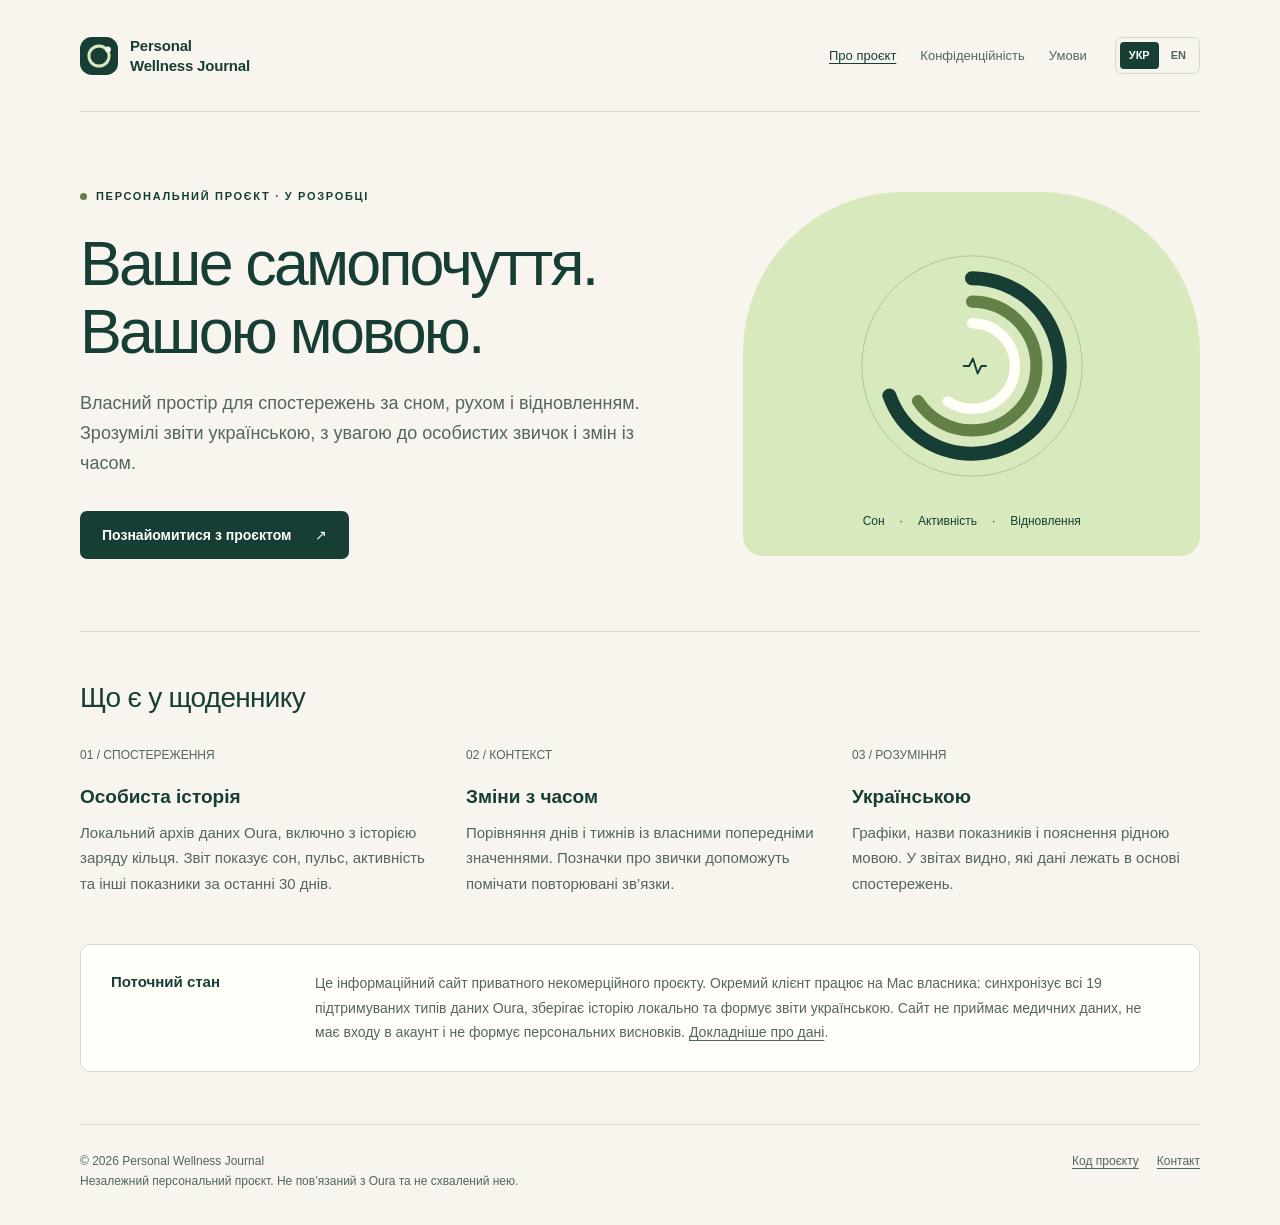
<file: docs/index.html>
<!doctype html>
<html lang="uk">
<head>
  <meta charset="utf-8">
  <meta name="viewport" content="width=device-width, initial-scale=1">
  <meta name="description" content="Personal Wellness Journal — персональний проєкт для аналізу сну, активності та відновлення зі звітами українською.">
  <meta name="theme-color" content="#f7f5ed">
  <meta name="referrer" content="strict-origin-when-cross-origin">
  <title>Personal Wellness Journal — самопочуття вашою мовою</title>
  <link rel="icon" href="favicon.svg" type="image/svg+xml">
  <link rel="stylesheet" href="style.css">
  <link rel="alternate" hreflang="uk" href="https://fedak.github.io/personal-wellness-journal/">
  <link rel="alternate" hreflang="en" href="https://fedak.github.io/personal-wellness-journal/en/">
</head>
<body>
  <a class="skip-link" href="#main">Перейти до вмісту</a>
  <div class="wrap">
    <header class="header">
      <a class="brand" href="./" aria-label="Personal Wellness Journal — головна"><img src="favicon.svg" alt="" width="38" height="38"><span>Personal<br>Wellness Journal</span></a>
      <nav class="nav" aria-label="Основна навігація">
        <a href="./" aria-current="page">Про проєкт</a>
        <a href="privacy.html">Конфіденційність</a>
        <a href="terms.html">Умови</a>
      </nav>
      <nav class="language-switch" aria-label="Мова сайту">
        <a href="./" lang="uk" hreflang="uk" aria-label="Українська" aria-current="true">УКР</a>
        <a href="en/" lang="en" hreflang="en" aria-label="English">EN</a>
      </nav>
    </header>
    <main id="main">
      <section class="hero" aria-labelledby="hero-title">
        <div>
          <p class="eyebrow"><span class="dot" aria-hidden="true"></span>Персональний проєкт · У розробці</p>
          <h1 id="hero-title">Ваше самопочуття.<br>Вашою мовою.</h1>
          <p class="lead">Власний простір для спостережень за сном, рухом і відновленням. Зрозумілі звіти українською, з увагою до особистих звичок і змін із часом.</p>
          <a class="button" href="#about">Познайомитися з проєктом <span aria-hidden="true">↗</span></a>
        </div>
        <div class="visual" aria-hidden="true">
          <svg viewBox="0 0 300 300" fill="none" xmlns="http://www.w3.org/2000/svg">
            <circle cx="150" cy="150" r="118" stroke="#aec38f" stroke-width="1"/>
            <circle cx="150" cy="150" r="94" stroke="#173e35" stroke-width="15" stroke-dasharray="410 181" stroke-linecap="round" transform="rotate(-90 150 150)"/>
            <circle cx="150" cy="150" r="69" stroke="#638046" stroke-width="13" stroke-dasharray="285 149" stroke-linecap="round" transform="rotate(-90 150 150)"/>
            <circle cx="150" cy="150" r="46" stroke="#fffef9" stroke-width="11" stroke-dasharray="172 117" stroke-linecap="round" transform="rotate(-90 150 150)"/>
            <path d="M141 150h6l4-8 5 16 4-8h5" stroke="#173e35" stroke-width="2" stroke-linecap="round" stroke-linejoin="round"/>
          </svg>
          <div class="visual-caption"><span>Сон</span><span>Активність</span><span>Відновлення</span></div>
        </div>
      </section>
      <section class="section" id="about" aria-labelledby="about-title">
        <h2 class="section-heading" id="about-title">Що є у щоденнику</h2>
        <div class="features">
          <article><span class="feature-number">01 / СПОСТЕРЕЖЕННЯ</span><h3>Особиста історія</h3><p>Локальний архів даних Oura, включно з історією заряду кільця. Звіт показує сон, пульс, активність та інші показники за останні 30 днів.</p></article>
          <article><span class="feature-number">02 / КОНТЕКСТ</span><h3>Зміни з часом</h3><p>Порівняння днів і тижнів із власними попередніми значеннями. Позначки про звички допоможуть помічати повторювані зв’язки.</p></article>
          <article><span class="feature-number">03 / РОЗУМІННЯ</span><h3>Українською</h3><p>Графіки, назви показників і пояснення рідною мовою. У звітах видно, які дані лежать в основі спостережень.</p></article>
        </div>
      </section>
      <aside class="notice" aria-labelledby="status-title">
        <h2 id="status-title">Поточний стан</h2>
        <p>Це інформаційний сайт приватного некомерційного проєкту. Окремий клієнт працює на Mac власника: синхронізує всі 19 підтримуваних типів даних Oura, зберігає історію локально та формує звіти українською. Сайт не приймає медичних даних, не має входу в акаунт і не формує персональних висновків. <a href="privacy.html">Докладніше про дані</a>.</p>
      </aside>
    </main>
    <footer class="footer">
      <p>© 2026 Personal Wellness Journal<br>Незалежний персональний проєкт. Не пов’язаний з Oura та не схвалений нею.</p>
      <div class="footer-links"><a href="https://github.com/fedak/personal-wellness-journal">Код проєкту</a><a href="https://github.com/fedak/personal-wellness-journal/issues">Контакт</a></div>
    </footer>
  </div>
</body>
</html>
</file>
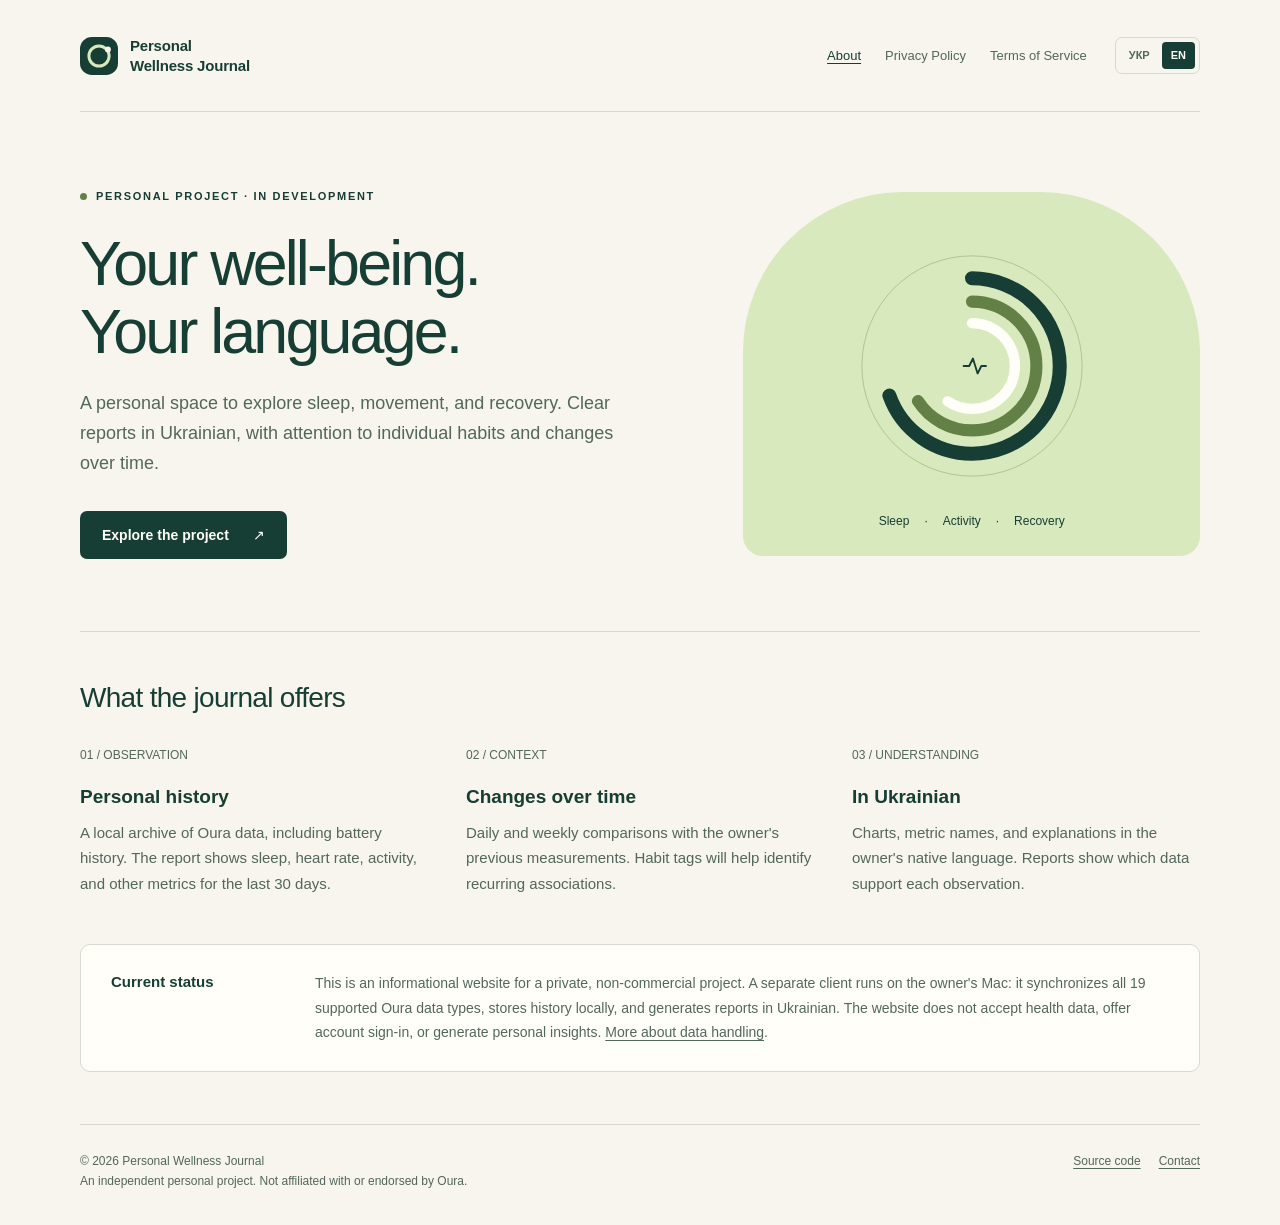
<file: docs/en/index.html>
<!doctype html>
<html lang="en">
<head>
  <meta charset="utf-8">
  <meta name="viewport" content="width=device-width, initial-scale=1">
  <meta name="description" content="Personal Wellness Journal — a personal project for exploring sleep, activity, and recovery data, with reports in Ukrainian.">
  <meta name="theme-color" content="#f7f5ed">
  <meta name="referrer" content="strict-origin-when-cross-origin">
  <title>Personal Wellness Journal — well-being in your language</title>
  <link rel="icon" href="../favicon.svg" type="image/svg+xml">
  <link rel="stylesheet" href="../style.css">
  <link rel="alternate" hreflang="uk" href="https://fedak.github.io/personal-wellness-journal/">
  <link rel="alternate" hreflang="en" href="https://fedak.github.io/personal-wellness-journal/en/">
</head>
<body>
  <a class="skip-link" href="#main">Skip to content</a>
  <div class="wrap">
    <header class="header">
      <a class="brand" href="./" aria-label="Personal Wellness Journal — home"><img src="../favicon.svg" alt="" width="38" height="38"><span>Personal<br>Wellness Journal</span></a>
      <nav class="nav" aria-label="Main navigation">
        <a href="./" aria-current="page">About</a>
        <a href="privacy.html">Privacy Policy</a>
        <a href="terms.html">Terms of Service</a>
      </nav>
      <nav class="language-switch" aria-label="Website language">
        <a href="../" lang="uk" hreflang="uk" aria-label="Українська">УКР</a>
        <a href="./" lang="en" hreflang="en" aria-label="English" aria-current="true">EN</a>
      </nav>
    </header>
    <main id="main">
      <section class="hero" aria-labelledby="hero-title">
        <div>
          <p class="eyebrow"><span class="dot" aria-hidden="true"></span>Personal project · In development</p>
          <h1 id="hero-title">Your well-being.<br>Your language.</h1>
          <p class="lead">A personal space to explore sleep, movement, and recovery. Clear reports in Ukrainian, with attention to individual habits and changes over time.</p>
          <a class="button" href="#about">Explore the project <span aria-hidden="true">↗</span></a>
        </div>
        <div class="visual" aria-hidden="true">
          <svg viewBox="0 0 300 300" fill="none" xmlns="http://www.w3.org/2000/svg">
            <circle cx="150" cy="150" r="118" stroke="#aec38f" stroke-width="1"/>
            <circle cx="150" cy="150" r="94" stroke="#173e35" stroke-width="15" stroke-dasharray="410 181" stroke-linecap="round" transform="rotate(-90 150 150)"/>
            <circle cx="150" cy="150" r="69" stroke="#638046" stroke-width="13" stroke-dasharray="285 149" stroke-linecap="round" transform="rotate(-90 150 150)"/>
            <circle cx="150" cy="150" r="46" stroke="#fffef9" stroke-width="11" stroke-dasharray="172 117" stroke-linecap="round" transform="rotate(-90 150 150)"/>
            <path d="M141 150h6l4-8 5 16 4-8h5" stroke="#173e35" stroke-width="2" stroke-linecap="round" stroke-linejoin="round"/>
          </svg>
          <div class="visual-caption"><span>Sleep</span><span>Activity</span><span>Recovery</span></div>
        </div>
      </section>
      <section class="section" id="about" aria-labelledby="about-title">
        <h2 class="section-heading" id="about-title">What the journal offers</h2>
        <div class="features">
          <article><span class="feature-number">01 / OBSERVATION</span><h3>Personal history</h3><p>A local archive of Oura data, including battery history. The report shows sleep, heart rate, activity, and other metrics for the last 30 days.</p></article>
          <article><span class="feature-number">02 / CONTEXT</span><h3>Changes over time</h3><p>Daily and weekly comparisons with the owner's previous measurements. Habit tags will help identify recurring associations.</p></article>
          <article><span class="feature-number">03 / UNDERSTANDING</span><h3>In Ukrainian</h3><p>Charts, metric names, and explanations in the owner's native language. Reports show which data support each observation.</p></article>
        </div>
      </section>
      <aside class="notice" aria-labelledby="status-title">
        <h2 id="status-title">Current status</h2>
        <p>This is an informational website for a private, non-commercial project. A separate client runs on the owner's Mac: it synchronizes all 19 supported Oura data types, stores history locally, and generates reports in Ukrainian. The website does not accept health data, offer account sign-in, or generate personal insights. <a href="privacy.html">More about data handling</a>.</p>
      </aside>
    </main>
    <footer class="footer">
      <p>© 2026 Personal Wellness Journal<br>An independent personal project. Not affiliated with or endorsed by Oura.</p>
      <div class="footer-links"><a href="https://github.com/fedak/personal-wellness-journal">Source code</a><a href="https://github.com/fedak/personal-wellness-journal/issues">Contact</a></div>
    </footer>
  </div>
</body>
</html>
</file>
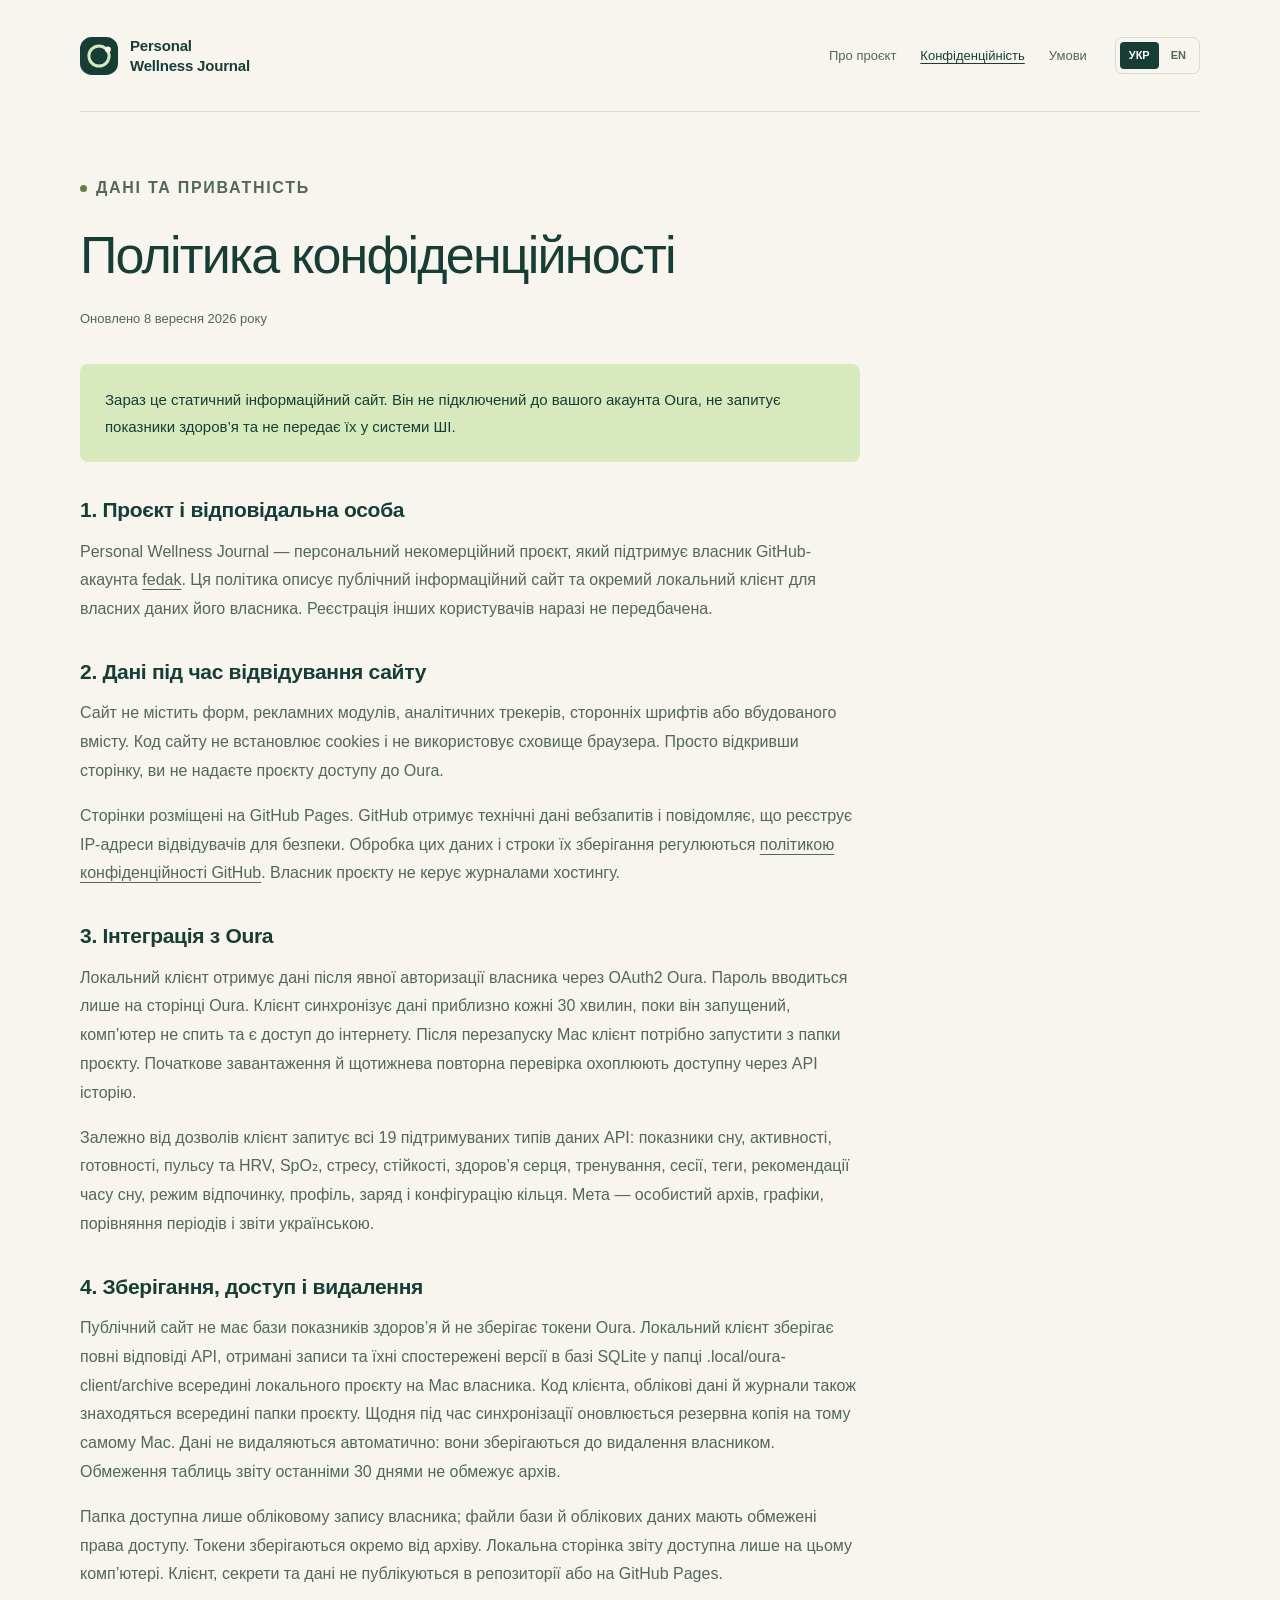
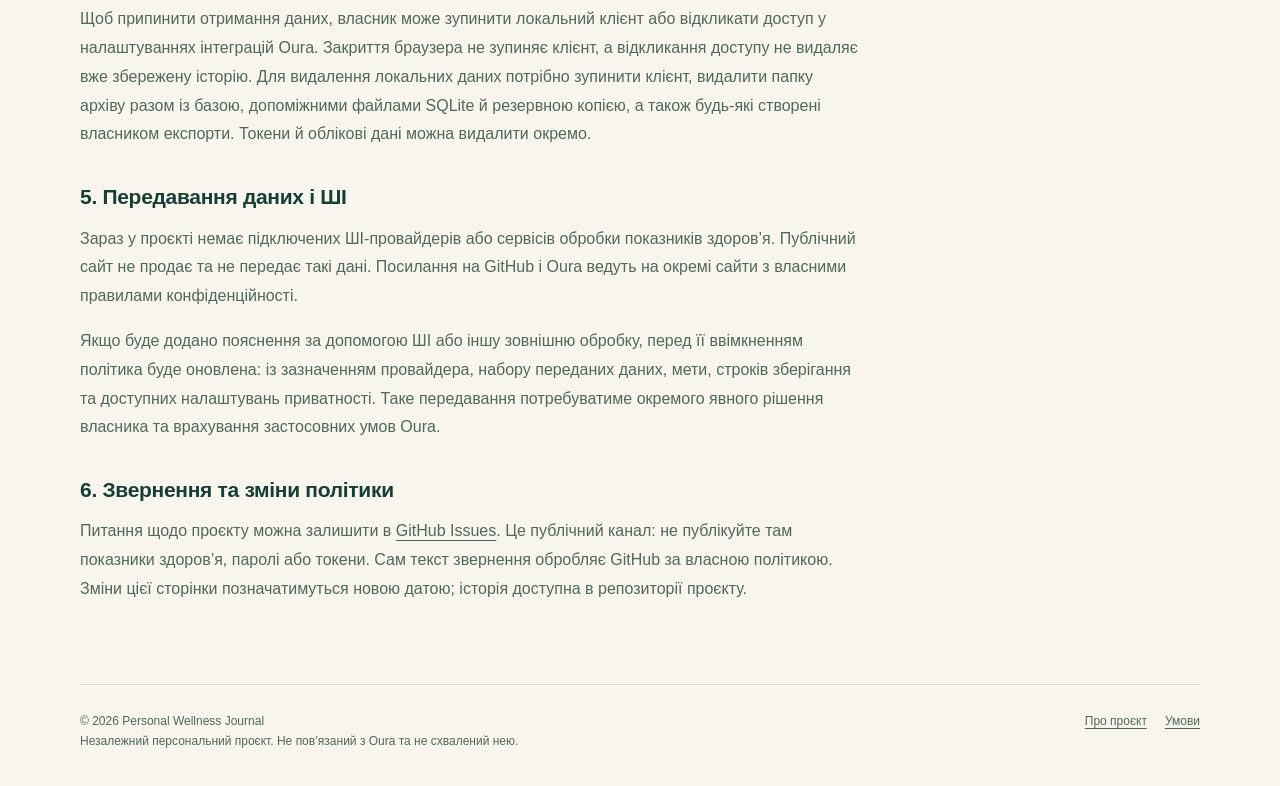
<file: docs/privacy.html>
<!doctype html>
<html lang="uk">
<head>
  <meta charset="utf-8">
  <meta name="viewport" content="width=device-width, initial-scale=1">
  <meta name="description" content="Як Personal Wellness Journal працює з даними відвідувачів і як локально зберігаються особисті дані Oura.">
  <meta name="theme-color" content="#f7f5ed">
  <meta name="referrer" content="strict-origin-when-cross-origin">
  <title>Конфіденційність — Personal Wellness Journal</title>
  <link rel="icon" href="favicon.svg" type="image/svg+xml">
  <link rel="stylesheet" href="style.css">
  <link rel="alternate" hreflang="uk" href="https://fedak.github.io/personal-wellness-journal/privacy.html">
  <link rel="alternate" hreflang="en" href="https://fedak.github.io/personal-wellness-journal/en/privacy.html">
</head>
<body>
  <a class="skip-link" href="#main">Перейти до вмісту</a>
  <div class="wrap">
    <header class="header">
      <a class="brand" href="./" aria-label="Personal Wellness Journal — головна"><img src="favicon.svg" alt="" width="38" height="38"><span>Personal<br>Wellness Journal</span></a>
      <nav class="nav" aria-label="Основна навігація"><a href="./">Про проєкт</a><a href="privacy.html" aria-current="page">Конфіденційність</a><a href="terms.html">Умови</a></nav>
      <nav class="language-switch" aria-label="Мова сайту">
        <a href="privacy.html" lang="uk" hreflang="uk" aria-label="Українська" aria-current="true">УКР</a>
        <a href="en/privacy.html" lang="en" hreflang="en" aria-label="English">EN</a>
      </nav>
    </header>
    <main id="main" class="document">
      <p class="eyebrow"><span class="dot" aria-hidden="true"></span>Дані та приватність</p>
      <h1>Політика конфіденційності</h1>
      <p class="updated">Оновлено <time datetime="2026-09-08">8 вересня 2026 року</time></p>
      <div class="summary"><p>Зараз це статичний інформаційний сайт. Він не підключений до вашого акаунта Oura, не запитує показники здоров’я та не передає їх у системи ШІ.</p></div>
      <h2>1. Проєкт і відповідальна особа</h2>
      <p>Personal Wellness Journal — персональний некомерційний проєкт, який підтримує власник GitHub-акаунта <a href="https://github.com/fedak">fedak</a>. Ця політика описує публічний інформаційний сайт та окремий локальний клієнт для власних даних його власника. Реєстрація інших користувачів наразі не передбачена.</p>
      <h2>2. Дані під час відвідування сайту</h2>
      <p>Сайт не містить форм, рекламних модулів, аналітичних трекерів, сторонніх шрифтів або вбудованого вмісту. Код сайту не встановлює cookies і не використовує сховище браузера. Просто відкривши сторінку, ви не надаєте проєкту доступу до Oura.</p>
      <p>Сторінки розміщені на GitHub Pages. GitHub отримує технічні дані вебзапитів і повідомляє, що реєструє IP-адреси відвідувачів для безпеки. Обробка цих даних і строки їх зберігання регулюються <a href="https://docs.github.com/en/site-policy/privacy-policies/github-general-privacy-statement">політикою конфіденційності GitHub</a>. Власник проєкту не керує журналами хостингу.</p>
      <h2>3. Інтеграція з Oura</h2>
      <p>Локальний клієнт отримує дані після явної авторизації власника через OAuth2 Oura. Пароль вводиться лише на сторінці Oura. Клієнт синхронізує дані приблизно кожні 30 хвилин, поки він запущений, комп’ютер не спить та є доступ до інтернету. Після перезапуску Mac клієнт потрібно запустити з папки проєкту. Початкове завантаження й щотижнева повторна перевірка охоплюють доступну через API історію.</p>
      <p>Залежно від дозволів клієнт запитує всі 19 підтримуваних типів даних API: показники сну, активності, готовності, пульсу та HRV, SpO₂, стресу, стійкості, здоров’я серця, тренування, сесії, теги, рекомендації часу сну, режим відпочинку, профіль, заряд і конфігурацію кільця. Мета — особистий архів, графіки, порівняння періодів і звіти українською.</p>
      <h2>4. Зберігання, доступ і видалення</h2>
      <p>Публічний сайт не має бази показників здоров’я й не зберігає токени Oura. Локальний клієнт зберігає повні відповіді API, отримані записи та їхні спостережені версії в базі SQLite у папці .local/oura-client/archive всередині локального проєкту на Mac власника. Код клієнта, облікові дані й журнали також знаходяться всередині папки проєкту. Щодня під час синхронізації оновлюється резервна копія на тому самому Mac. Дані не видаляються автоматично: вони зберігаються до видалення власником. Обмеження таблиць звіту останніми 30 днями не обмежує архів.</p>
      <p>Папка доступна лише обліковому запису власника; файли бази й облікових даних мають обмежені права доступу. Токени зберігаються окремо від архіву. Локальна сторінка звіту доступна лише на цьому комп’ютері. Клієнт, секрети та дані не публікуються в репозиторії або на GitHub Pages.</p>
      <p>Щоб припинити отримання даних, власник може зупинити локальний клієнт або відкликати доступ у налаштуваннях інтеграцій Oura. Закриття браузера не зупиняє клієнт, а відкликання доступу не видаляє вже збережену історію. Для видалення локальних даних потрібно зупинити клієнт, видалити папку архіву разом із базою, допоміжними файлами SQLite й резервною копією, а також будь-які створені власником експорти. Токени й облікові дані можна видалити окремо.</p>
      <h2>5. Передавання даних і ШІ</h2>
      <p>Зараз у проєкті немає підключених ШІ-провайдерів або сервісів обробки показників здоров’я. Публічний сайт не продає та не передає такі дані. Посилання на GitHub і Oura ведуть на окремі сайти з власними правилами конфіденційності.</p>
      <p>Якщо буде додано пояснення за допомогою ШІ або іншу зовнішню обробку, перед її ввімкненням політика буде оновлена: із зазначенням провайдера, набору переданих даних, мети, строків зберігання та доступних налаштувань приватності. Таке передавання потребуватиме окремого явного рішення власника та врахування застосовних умов Oura.</p>
      <h2>6. Звернення та зміни політики</h2>
      <p>Питання щодо проєкту можна залишити в <a href="https://github.com/fedak/personal-wellness-journal/issues">GitHub Issues</a>. Це публічний канал: не публікуйте там показники здоров’я, паролі або токени. Сам текст звернення обробляє GitHub за власною політикою. Зміни цієї сторінки позначатимуться новою датою; історія доступна в репозиторії проєкту.</p>
    </main>
    <footer class="footer"><p>© 2026 Personal Wellness Journal<br>Незалежний персональний проєкт. Не пов’язаний з Oura та не схвалений нею.</p><div class="footer-links"><a href="./">Про проєкт</a><a href="terms.html">Умови</a></div></footer>
  </div>
</body>
</html>
</file>
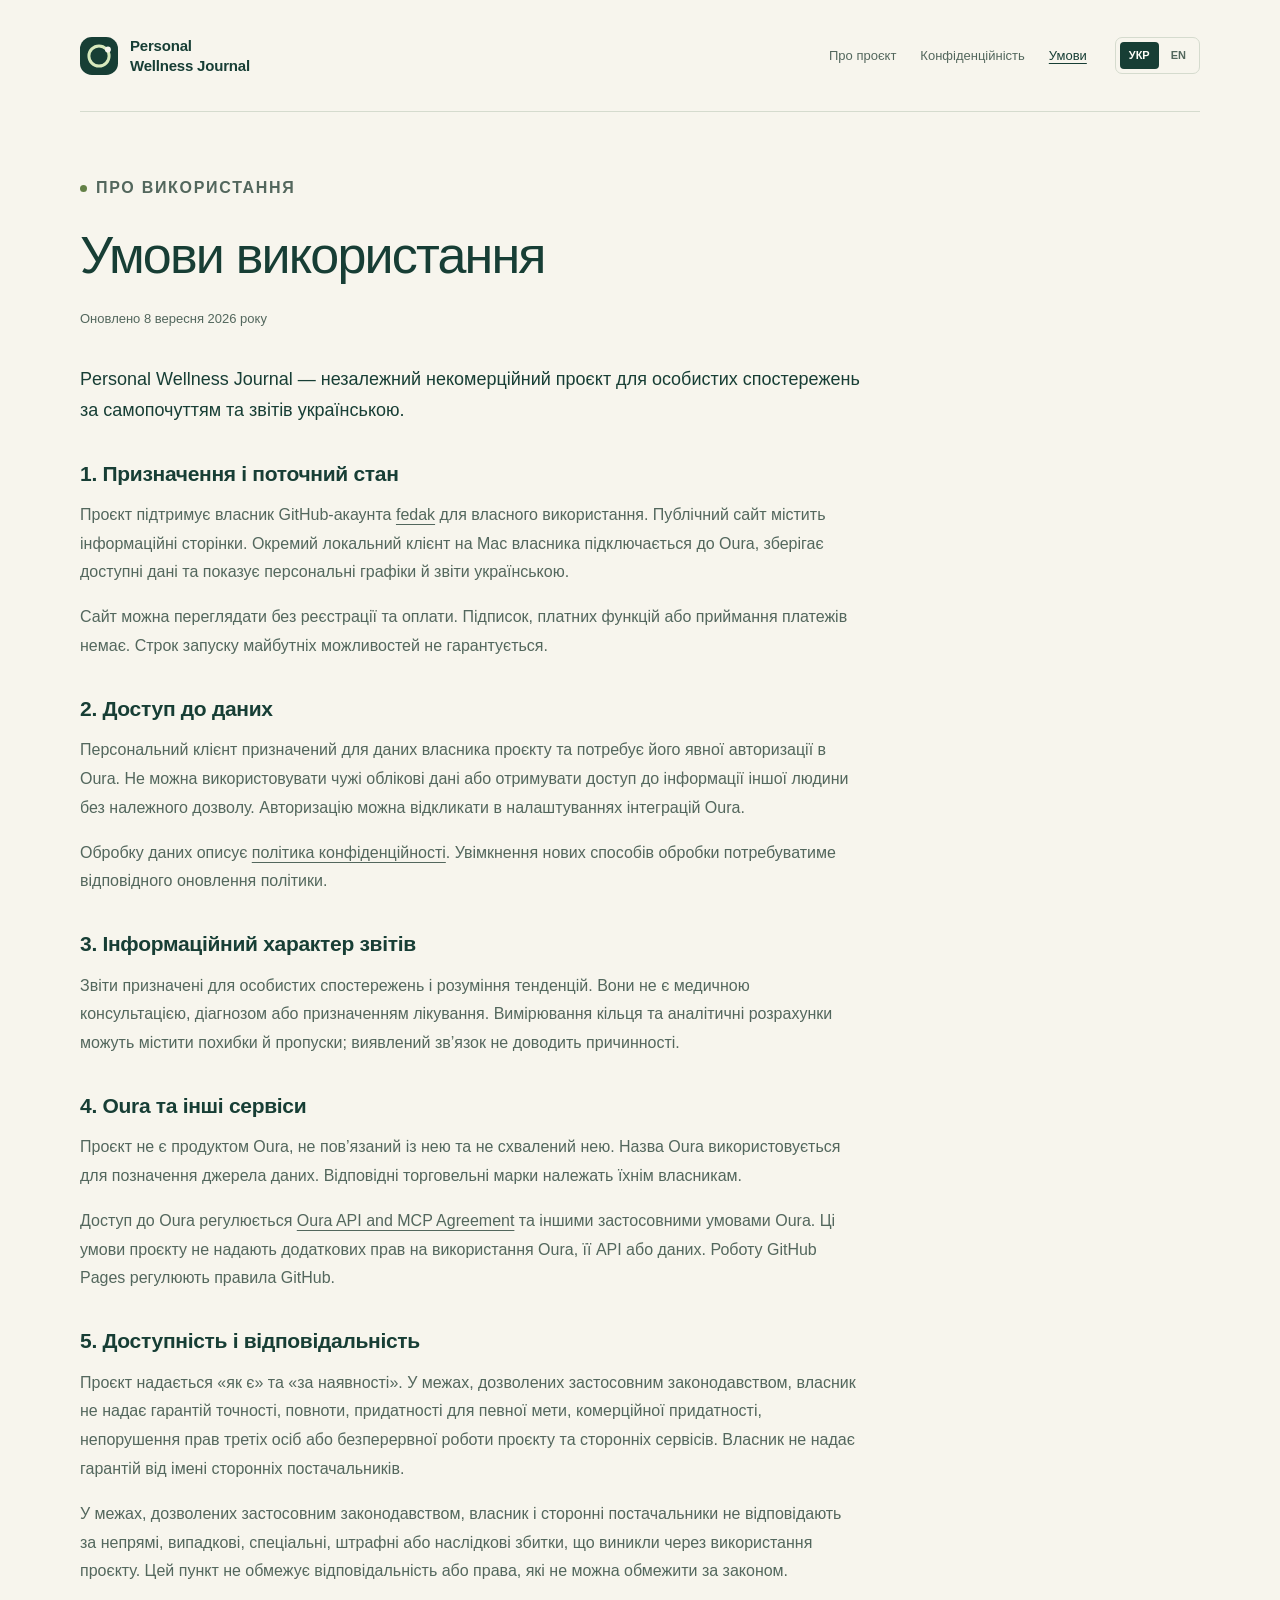
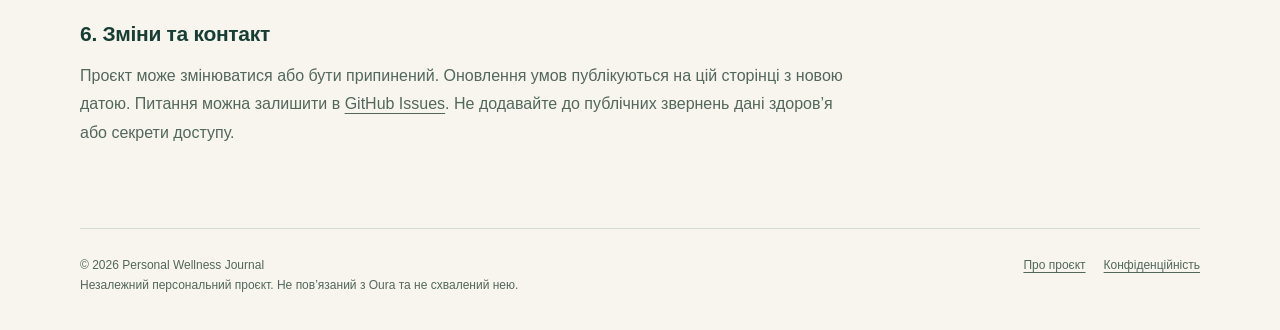
<file: docs/terms.html>
<!doctype html>
<html lang="uk">
<head>
  <meta charset="utf-8">
  <meta name="viewport" content="width=device-width, initial-scale=1">
  <meta name="description" content="Умови використання персонального некомерційного проєкту Personal Wellness Journal.">
  <meta name="theme-color" content="#f7f5ed">
  <meta name="referrer" content="strict-origin-when-cross-origin">
  <title>Умови використання — Personal Wellness Journal</title>
  <link rel="icon" href="favicon.svg" type="image/svg+xml">
  <link rel="stylesheet" href="style.css">
  <link rel="alternate" hreflang="uk" href="https://fedak.github.io/personal-wellness-journal/terms.html">
  <link rel="alternate" hreflang="en" href="https://fedak.github.io/personal-wellness-journal/en/terms.html">
</head>
<body>
  <a class="skip-link" href="#main">Перейти до вмісту</a>
  <div class="wrap">
    <header class="header">
      <a class="brand" href="./" aria-label="Personal Wellness Journal — головна"><img src="favicon.svg" alt="" width="38" height="38"><span>Personal<br>Wellness Journal</span></a>
      <nav class="nav" aria-label="Основна навігація"><a href="./">Про проєкт</a><a href="privacy.html">Конфіденційність</a><a href="terms.html" aria-current="page">Умови</a></nav>
      <nav class="language-switch" aria-label="Мова сайту">
        <a href="terms.html" lang="uk" hreflang="uk" aria-label="Українська" aria-current="true">УКР</a>
        <a href="en/terms.html" lang="en" hreflang="en" aria-label="English">EN</a>
      </nav>
    </header>
    <main id="main" class="document">
      <p class="eyebrow"><span class="dot" aria-hidden="true"></span>Про використання</p>
      <h1>Умови використання</h1>
      <p class="updated">Оновлено <time datetime="2026-09-08">8 вересня 2026 року</time></p>
      <p class="intro">Personal Wellness Journal — незалежний некомерційний проєкт для особистих спостережень за самопочуттям та звітів українською.</p>
      <h2>1. Призначення і поточний стан</h2>
      <p>Проєкт підтримує власник GitHub-акаунта <a href="https://github.com/fedak">fedak</a> для власного використання. Публічний сайт містить інформаційні сторінки. Окремий локальний клієнт на Mac власника підключається до Oura, зберігає доступні дані та показує персональні графіки й звіти українською.</p>
      <p>Сайт можна переглядати без реєстрації та оплати. Підписок, платних функцій або приймання платежів немає. Строк запуску майбутніх можливостей не гарантується.</p>
      <h2>2. Доступ до даних</h2>
      <p>Персональний клієнт призначений для даних власника проєкту та потребує його явної авторизації в Oura. Не можна використовувати чужі облікові дані або отримувати доступ до інформації іншої людини без належного дозволу. Авторизацію можна відкликати в налаштуваннях інтеграцій Oura.</p>
      <p>Обробку даних описує <a href="privacy.html">політика конфіденційності</a>. Увімкнення нових способів обробки потребуватиме відповідного оновлення політики.</p>
      <h2>3. Інформаційний характер звітів</h2>
      <p>Звіти призначені для особистих спостережень і розуміння тенденцій. Вони не є медичною консультацією, діагнозом або призначенням лікування. Вимірювання кільця та аналітичні розрахунки можуть містити похибки й пропуски; виявлений зв’язок не доводить причинності.</p>
      <h2>4. Oura та інші сервіси</h2>
      <p>Проєкт не є продуктом Oura, не пов’язаний із нею та не схвалений нею. Назва Oura використовується для позначення джерела даних. Відповідні торговельні марки належать їхнім власникам.</p>
      <p>Доступ до Oura регулюється <a href="https://cloud.ouraring.com/legal/api-agreement">Oura API and MCP Agreement</a> та іншими застосовними умовами Oura. Ці умови проєкту не надають додаткових прав на використання Oura, її API або даних. Роботу GitHub Pages регулюють правила GitHub.</p>
      <h2>5. Доступність і відповідальність</h2>
      <p>Проєкт надається «як є» та «за наявності». У межах, дозволених застосовним законодавством, власник не надає гарантій точності, повноти, придатності для певної мети, комерційної придатності, непорушення прав третіх осіб або безперервної роботи проєкту та сторонніх сервісів. Власник не надає гарантій від імені сторонніх постачальників.</p>
      <p>У межах, дозволених застосовним законодавством, власник і сторонні постачальники не відповідають за непрямі, випадкові, спеціальні, штрафні або наслідкові збитки, що виникли через використання проєкту. Цей пункт не обмежує відповідальність або права, які не можна обмежити за законом.</p>
      <h2>6. Зміни та контакт</h2>
      <p>Проєкт може змінюватися або бути припинений. Оновлення умов публікуються на цій сторінці з новою датою. Питання можна залишити в <a href="https://github.com/fedak/personal-wellness-journal/issues">GitHub Issues</a>. Не додавайте до публічних звернень дані здоров’я або секрети доступу.</p>
    </main>
    <footer class="footer"><p>© 2026 Personal Wellness Journal<br>Незалежний персональний проєкт. Не пов’язаний з Oura та не схвалений нею.</p><div class="footer-links"><a href="./">Про проєкт</a><a href="privacy.html">Конфіденційність</a></div></footer>
  </div>
</body>
</html>
</file>
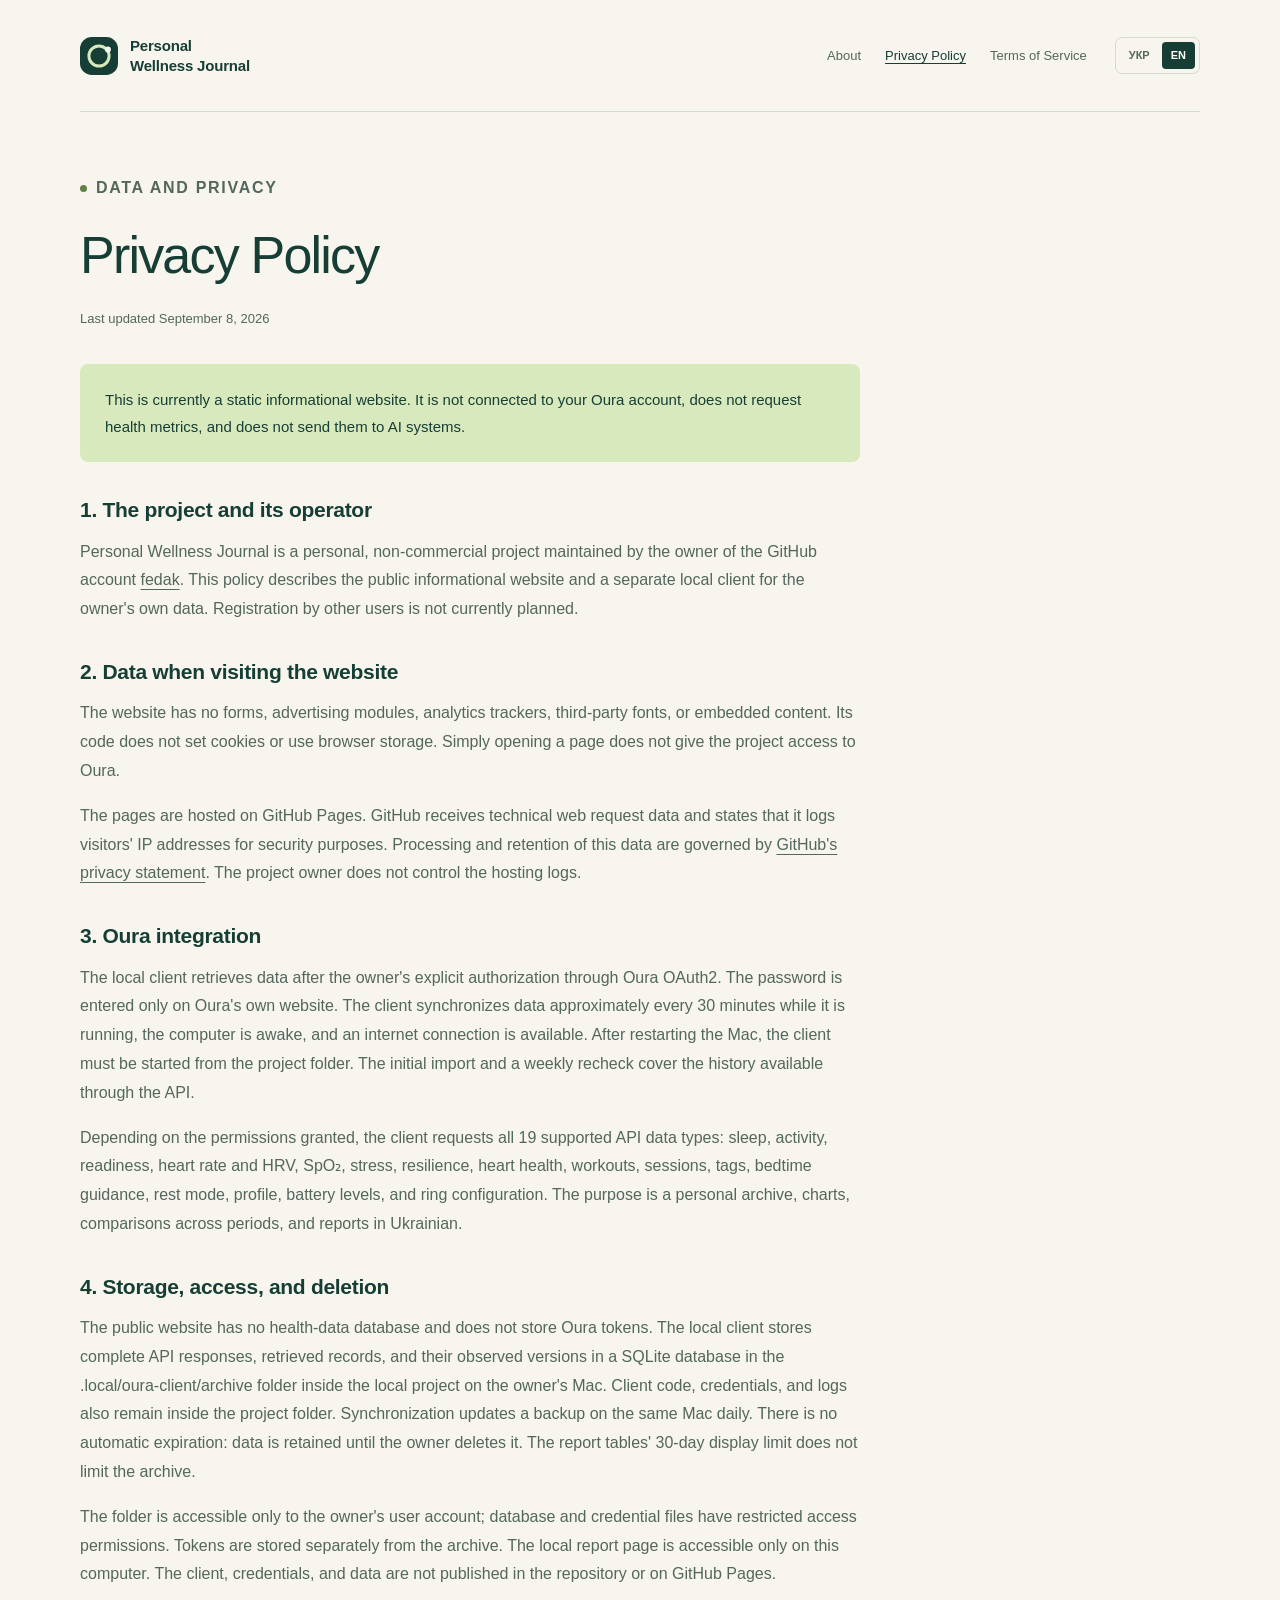
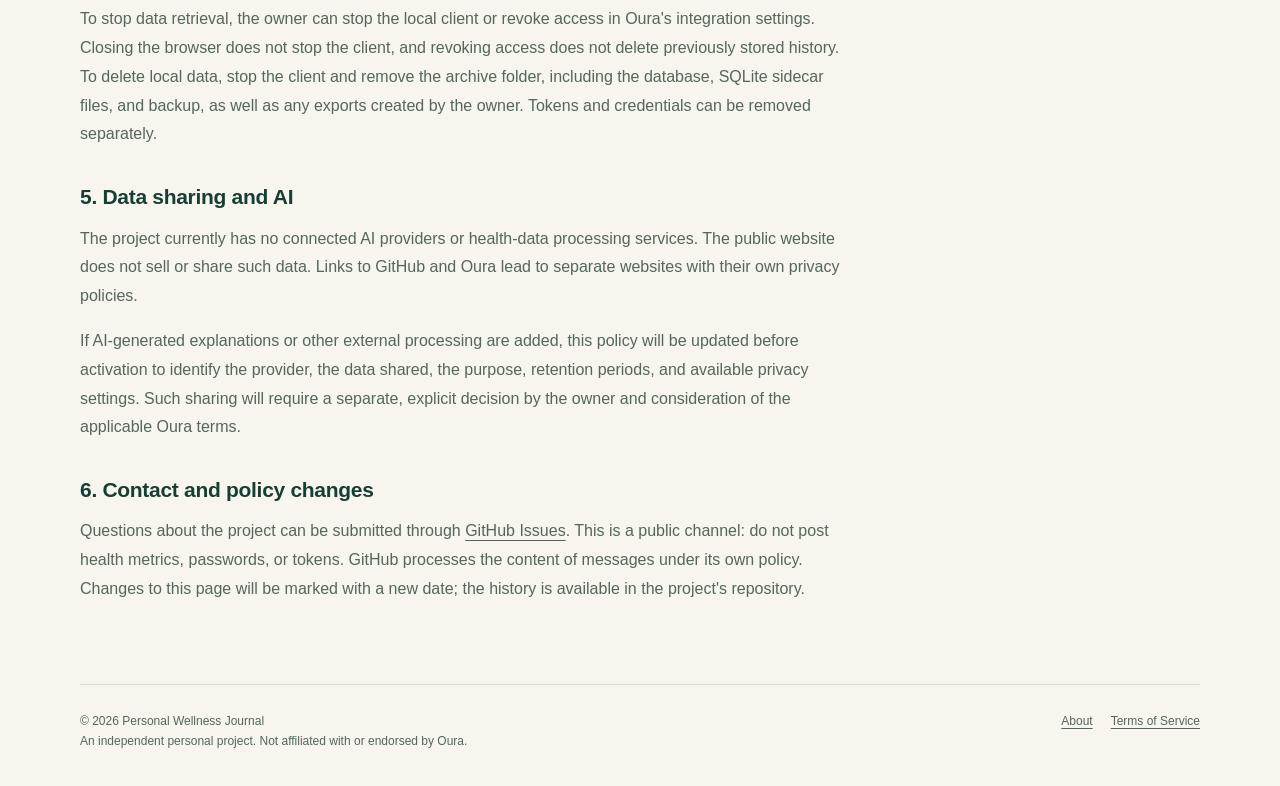
<file: docs/en/privacy.html>
<!doctype html>
<html lang="en">
<head>
  <meta charset="utf-8">
  <meta name="viewport" content="width=device-width, initial-scale=1">
  <meta name="description" content="How Personal Wellness Journal handles website visitors' data and stores its owner's personal Oura data locally.">
  <meta name="theme-color" content="#f7f5ed">
  <meta name="referrer" content="strict-origin-when-cross-origin">
  <title>Privacy Policy — Personal Wellness Journal</title>
  <link rel="icon" href="../favicon.svg" type="image/svg+xml">
  <link rel="stylesheet" href="../style.css">
  <link rel="alternate" hreflang="uk" href="https://fedak.github.io/personal-wellness-journal/privacy.html">
  <link rel="alternate" hreflang="en" href="https://fedak.github.io/personal-wellness-journal/en/privacy.html">
</head>
<body>
  <a class="skip-link" href="#main">Skip to content</a>
  <div class="wrap">
    <header class="header">
      <a class="brand" href="./" aria-label="Personal Wellness Journal — home"><img src="../favicon.svg" alt="" width="38" height="38"><span>Personal<br>Wellness Journal</span></a>
      <nav class="nav" aria-label="Main navigation"><a href="./">About</a><a href="privacy.html" aria-current="page">Privacy Policy</a><a href="terms.html">Terms of Service</a></nav>
      <nav class="language-switch" aria-label="Website language">
        <a href="../privacy.html" lang="uk" hreflang="uk" aria-label="Українська">УКР</a>
        <a href="privacy.html" lang="en" hreflang="en" aria-label="English" aria-current="true">EN</a>
      </nav>
    </header>
    <main id="main" class="document">
      <p class="eyebrow"><span class="dot" aria-hidden="true"></span>Data and privacy</p>
      <h1>Privacy Policy</h1>
      <p class="updated">Last updated <time datetime="2026-09-08">September 8, 2026</time></p>
      <div class="summary"><p>This is currently a static informational website. It is not connected to your Oura account, does not request health metrics, and does not send them to AI systems.</p></div>
      <h2>1. The project and its operator</h2>
      <p>Personal Wellness Journal is a personal, non-commercial project maintained by the owner of the GitHub account <a href="https://github.com/fedak">fedak</a>. This policy describes the public informational website and a separate local client for the owner's own data. Registration by other users is not currently planned.</p>
      <h2>2. Data when visiting the website</h2>
      <p>The website has no forms, advertising modules, analytics trackers, third-party fonts, or embedded content. Its code does not set cookies or use browser storage. Simply opening a page does not give the project access to Oura.</p>
      <p>The pages are hosted on GitHub Pages. GitHub receives technical web request data and states that it logs visitors' IP addresses for security purposes. Processing and retention of this data are governed by <a href="https://docs.github.com/en/site-policy/privacy-policies/github-general-privacy-statement">GitHub's privacy statement</a>. The project owner does not control the hosting logs.</p>
      <h2>3. Oura integration</h2>
      <p>The local client retrieves data after the owner's explicit authorization through Oura OAuth2. The password is entered only on Oura's own website. The client synchronizes data approximately every 30 minutes while it is running, the computer is awake, and an internet connection is available. After restarting the Mac, the client must be started from the project folder. The initial import and a weekly recheck cover the history available through the API.</p>
      <p>Depending on the permissions granted, the client requests all 19 supported API data types: sleep, activity, readiness, heart rate and HRV, SpO₂, stress, resilience, heart health, workouts, sessions, tags, bedtime guidance, rest mode, profile, battery levels, and ring configuration. The purpose is a personal archive, charts, comparisons across periods, and reports in Ukrainian.</p>
      <h2>4. Storage, access, and deletion</h2>
      <p>The public website has no health-data database and does not store Oura tokens. The local client stores complete API responses, retrieved records, and their observed versions in a SQLite database in the .local/oura-client/archive folder inside the local project on the owner's Mac. Client code, credentials, and logs also remain inside the project folder. Synchronization updates a backup on the same Mac daily. There is no automatic expiration: data is retained until the owner deletes it. The report tables' 30-day display limit does not limit the archive.</p>
      <p>The folder is accessible only to the owner's user account; database and credential files have restricted access permissions. Tokens are stored separately from the archive. The local report page is accessible only on this computer. The client, credentials, and data are not published in the repository or on GitHub Pages.</p>
      <p>To stop data retrieval, the owner can stop the local client or revoke access in Oura's integration settings. Closing the browser does not stop the client, and revoking access does not delete previously stored history. To delete local data, stop the client and remove the archive folder, including the database, SQLite sidecar files, and backup, as well as any exports created by the owner. Tokens and credentials can be removed separately.</p>
      <h2>5. Data sharing and AI</h2>
      <p>The project currently has no connected AI providers or health-data processing services. The public website does not sell or share such data. Links to GitHub and Oura lead to separate websites with their own privacy policies.</p>
      <p>If AI-generated explanations or other external processing are added, this policy will be updated before activation to identify the provider, the data shared, the purpose, retention periods, and available privacy settings. Such sharing will require a separate, explicit decision by the owner and consideration of the applicable Oura terms.</p>
      <h2>6. Contact and policy changes</h2>
      <p>Questions about the project can be submitted through <a href="https://github.com/fedak/personal-wellness-journal/issues">GitHub Issues</a>. This is a public channel: do not post health metrics, passwords, or tokens. GitHub processes the content of messages under its own policy. Changes to this page will be marked with a new date; the history is available in the project's repository.</p>
    </main>
    <footer class="footer"><p>© 2026 Personal Wellness Journal<br>An independent personal project. Not affiliated with or endorsed by Oura.</p><div class="footer-links"><a href="./">About</a><a href="terms.html">Terms of Service</a></div></footer>
  </div>
</body>
</html>
</file>
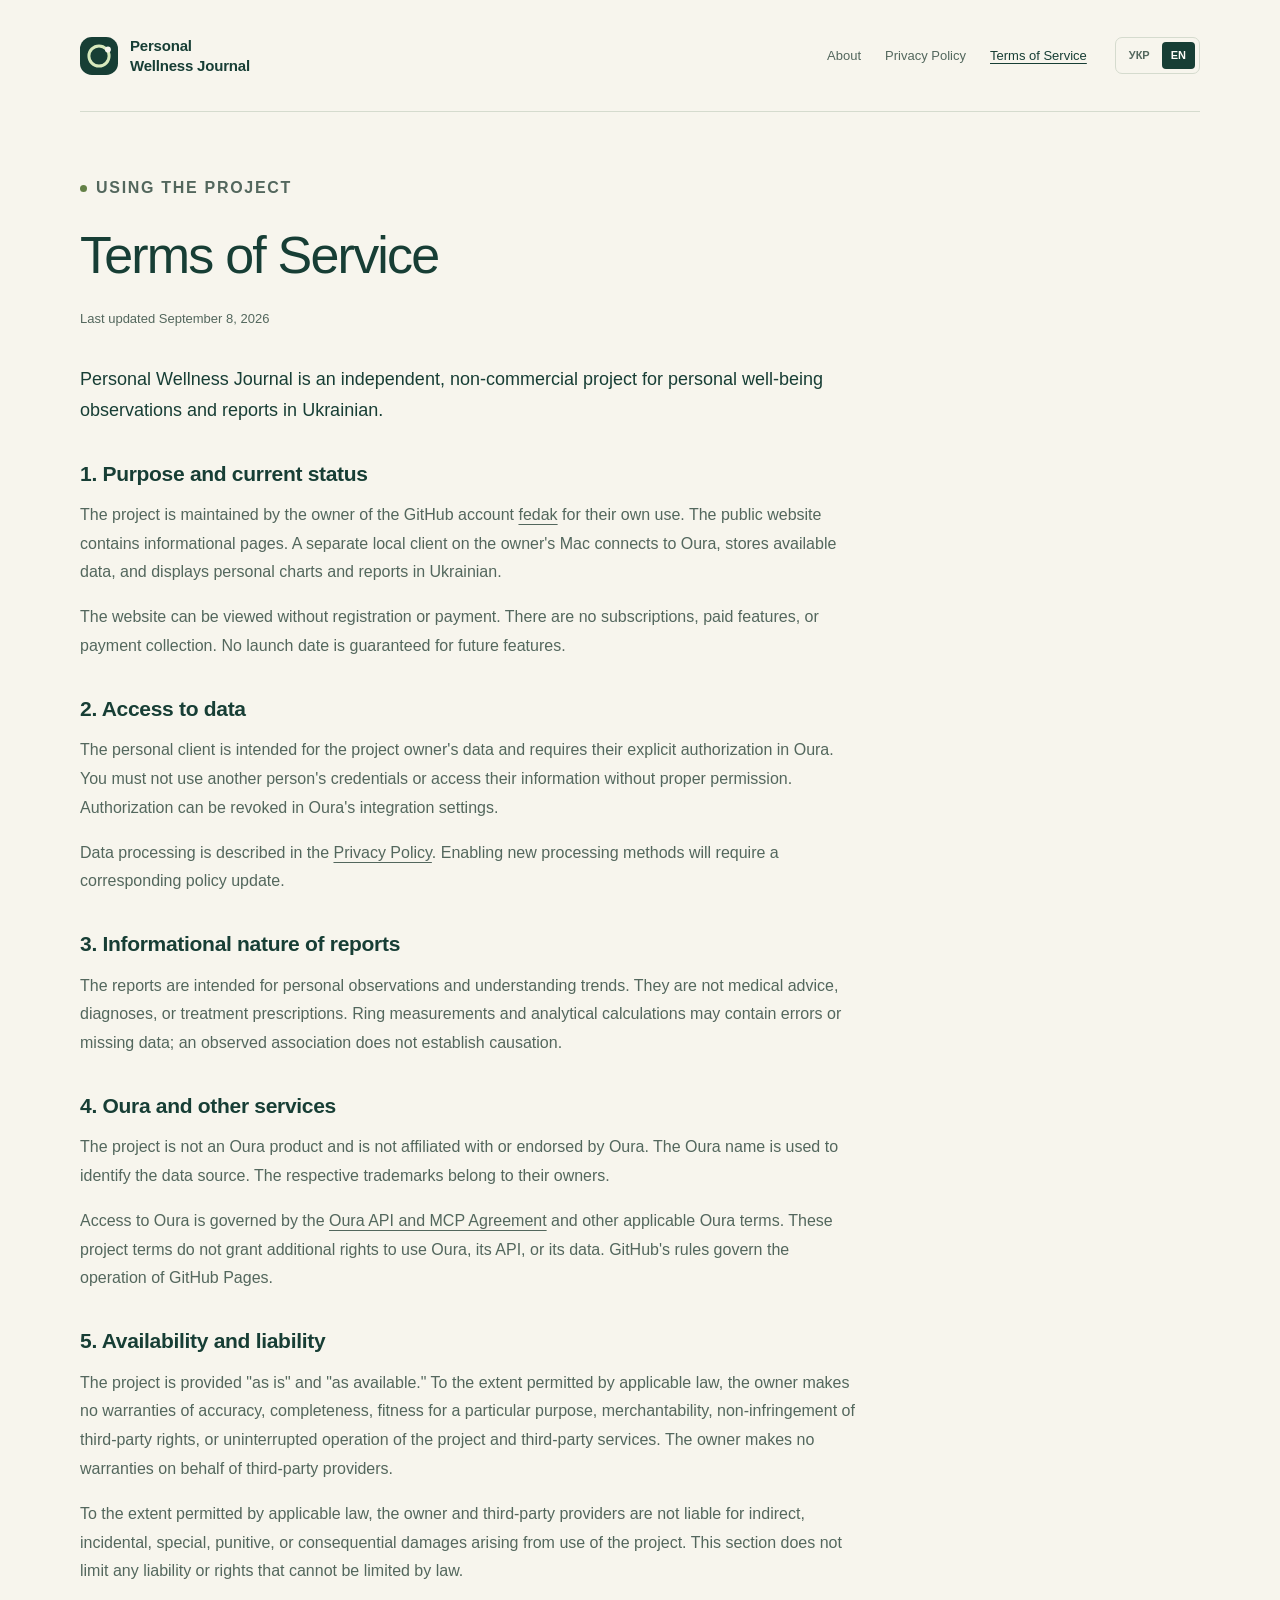
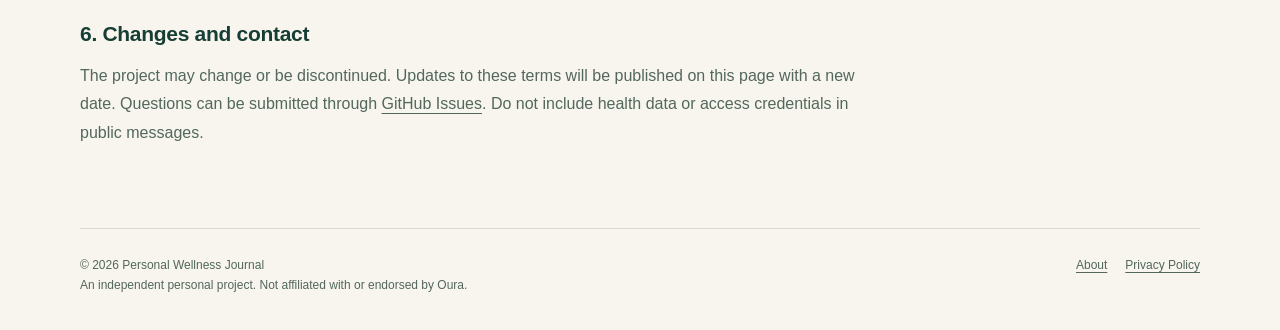
<file: docs/en/terms.html>
<!doctype html>
<html lang="en">
<head>
  <meta charset="utf-8">
  <meta name="viewport" content="width=device-width, initial-scale=1">
  <meta name="description" content="Terms of Service for Personal Wellness Journal, an independent, non-commercial personal project.">
  <meta name="theme-color" content="#f7f5ed">
  <meta name="referrer" content="strict-origin-when-cross-origin">
  <title>Terms of Service — Personal Wellness Journal</title>
  <link rel="icon" href="../favicon.svg" type="image/svg+xml">
  <link rel="stylesheet" href="../style.css">
  <link rel="alternate" hreflang="uk" href="https://fedak.github.io/personal-wellness-journal/terms.html">
  <link rel="alternate" hreflang="en" href="https://fedak.github.io/personal-wellness-journal/en/terms.html">
</head>
<body>
  <a class="skip-link" href="#main">Skip to content</a>
  <div class="wrap">
    <header class="header">
      <a class="brand" href="./" aria-label="Personal Wellness Journal — home"><img src="../favicon.svg" alt="" width="38" height="38"><span>Personal<br>Wellness Journal</span></a>
      <nav class="nav" aria-label="Main navigation"><a href="./">About</a><a href="privacy.html">Privacy Policy</a><a href="terms.html" aria-current="page">Terms of Service</a></nav>
      <nav class="language-switch" aria-label="Website language">
        <a href="../terms.html" lang="uk" hreflang="uk" aria-label="Українська">УКР</a>
        <a href="terms.html" lang="en" hreflang="en" aria-label="English" aria-current="true">EN</a>
      </nav>
    </header>
    <main id="main" class="document">
      <p class="eyebrow"><span class="dot" aria-hidden="true"></span>Using the project</p>
      <h1>Terms of Service</h1>
      <p class="updated">Last updated <time datetime="2026-09-08">September 8, 2026</time></p>
      <p class="intro">Personal Wellness Journal is an independent, non-commercial project for personal well-being observations and reports in Ukrainian.</p>
      <h2>1. Purpose and current status</h2>
      <p>The project is maintained by the owner of the GitHub account <a href="https://github.com/fedak">fedak</a> for their own use. The public website contains informational pages. A separate local client on the owner's Mac connects to Oura, stores available data, and displays personal charts and reports in Ukrainian.</p>
      <p>The website can be viewed without registration or payment. There are no subscriptions, paid features, or payment collection. No launch date is guaranteed for future features.</p>
      <h2>2. Access to data</h2>
      <p>The personal client is intended for the project owner's data and requires their explicit authorization in Oura. You must not use another person's credentials or access their information without proper permission. Authorization can be revoked in Oura's integration settings.</p>
      <p>Data processing is described in the <a href="privacy.html">Privacy Policy</a>. Enabling new processing methods will require a corresponding policy update.</p>
      <h2>3. Informational nature of reports</h2>
      <p>The reports are intended for personal observations and understanding trends. They are not medical advice, diagnoses, or treatment prescriptions. Ring measurements and analytical calculations may contain errors or missing data; an observed association does not establish causation.</p>
      <h2>4. Oura and other services</h2>
      <p>The project is not an Oura product and is not affiliated with or endorsed by Oura. The Oura name is used to identify the data source. The respective trademarks belong to their owners.</p>
      <p>Access to Oura is governed by the <a href="https://cloud.ouraring.com/legal/api-agreement">Oura API and MCP Agreement</a> and other applicable Oura terms. These project terms do not grant additional rights to use Oura, its API, or its data. GitHub's rules govern the operation of GitHub Pages.</p>
      <h2>5. Availability and liability</h2>
      <p>The project is provided "as is" and "as available." To the extent permitted by applicable law, the owner makes no warranties of accuracy, completeness, fitness for a particular purpose, merchantability, non-infringement of third-party rights, or uninterrupted operation of the project and third-party services. The owner makes no warranties on behalf of third-party providers.</p>
      <p>To the extent permitted by applicable law, the owner and third-party providers are not liable for indirect, incidental, special, punitive, or consequential damages arising from use of the project. This section does not limit any liability or rights that cannot be limited by law.</p>
      <h2>6. Changes and contact</h2>
      <p>The project may change or be discontinued. Updates to these terms will be published on this page with a new date. Questions can be submitted through <a href="https://github.com/fedak/personal-wellness-journal/issues">GitHub Issues</a>. Do not include health data or access credentials in public messages.</p>
    </main>
    <footer class="footer"><p>© 2026 Personal Wellness Journal<br>An independent personal project. Not affiliated with or endorsed by Oura.</p><div class="footer-links"><a href="./">About</a><a href="privacy.html">Privacy Policy</a></div></footer>
  </div>
</body>
</html>
</file>
<file: docs/style.css>
:root {
  color-scheme: light;
  --paper: #f7f5ed;
  --ink: #173e35;
  --muted: #53675d;
  --line: #d5dbce;
  --accent: #d8e9bd;
  --white: #fffef9;
  font-family: -apple-system, BlinkMacSystemFont, "Segoe UI", sans-serif;
  color: var(--ink);
  background: var(--paper);
  font-synthesis: none;
}
* { box-sizing: border-box; }
body { margin: 0; }
a { color: inherit; text-underline-offset: .22em; }
a:hover { text-decoration-thickness: 2px; }
a:focus-visible { outline: 3px solid var(--ink); outline-offset: 6px; border-radius: 2px; }
.skip-link { position: absolute; top: -100px; left: 20px; padding: 12px; background: var(--white); z-index: 2; }
.skip-link:focus { top: 12px; }
.wrap { width: min(1120px, calc(100% - 64px)); margin-inline: auto; }
.header { min-height: 112px; display: grid; grid-template-columns: auto 1fr auto; align-items: center; gap: 28px; border-bottom: 1px solid var(--line); }
.brand { display: inline-flex; align-items: center; gap: 12px; text-decoration: none; font-size: 15px; font-weight: 650; line-height: 1.3; letter-spacing: -.2px; }
.brand img { width: 38px; height: 38px; }
.nav { display: flex; flex-wrap: wrap; justify-self: end; gap: 24px; font-size: 13px; }
.nav a { color: var(--muted); text-decoration: none; }
.nav a[aria-current="page"] { color: var(--ink); text-decoration: underline; }
.language-switch { display: flex; gap: 3px; padding: 4px; border: 1px solid var(--line); border-radius: 7px; }
.language-switch a { padding: 7px 9px; border-radius: 4px; color: var(--muted); font-size: 11px; font-weight: 650; line-height: 1.2; text-decoration: none; }
.language-switch a[aria-current="true"] { color: var(--white); background: var(--ink); }
.language-switch a:hover { box-shadow: inset 0 0 0 1px var(--ink); }
.eyebrow { display: flex; align-items: center; gap: 9px; font-size: 11px; font-weight: 650; letter-spacing: 1.7px; text-transform: uppercase; }
.dot { width: 7px; height: 7px; border-radius: 50%; background: #638046; flex-shrink: 0; }
.hero { padding: 78px 0 72px; display: grid; grid-template-columns: 1.3fr 1fr; gap: 70px; align-items: center; }
h1, h2, h3, p { margin-top: 0; }
h1 { font-size: clamp(40px, 4.9vw, 63px); font-weight: 500; line-height: 1.08; letter-spacing: -2.8px; margin-bottom: 24px; }
.hero h1 { margin-top: 28px; }
.lead { color: var(--muted); font-size: 18px; line-height: 1.65; max-width: 560px; }
.button { display: inline-flex; gap: 24px; align-items: center; background: var(--ink); color: var(--white); padding: 16px 22px; margin-top: 14px; border-radius: 7px; text-decoration: none; font-size: 14px; font-weight: 550; }
.button:hover { background: #285447; }
.button:focus-visible { outline-offset: 4px; }
.visual { background: var(--accent); border-radius: 160px 160px 20px 20px; padding: 34px 24px 28px; display: flex; flex-direction: column; align-items: center; }
.visual svg { width: min(100%, 280px); height: auto; }
.visual-caption { display: flex; justify-content: center; flex-wrap: wrap; gap: 15px; width: 100%; padding-top: 8px; font-size: 12px; }
.visual-caption span + span::before { content: "·"; margin-right: 15px; }
.section { padding: 48px 0; border-top: 1px solid var(--line); }
.section-heading { font-size: 28px; line-height: 1.25; font-weight: 500; letter-spacing: -.7px; margin-bottom: 30px; }
.features { display: grid; grid-template-columns: repeat(3, 1fr); gap: 38px; }
.feature-number { display: inline-block; margin-bottom: 24px; font-size: 12px; color: var(--muted); }
.features h3 { font-size: 19px; font-weight: 550; margin-bottom: 12px; }
.features p { font-size: 15px; color: var(--muted); line-height: 1.7; margin-bottom: 0; }
.notice { margin-bottom: 52px; padding: 26px 30px; background: var(--white); border: 1px solid var(--line); border-radius: 10px; display: grid; grid-template-columns: 180px 1fr; gap: 24px; }
.notice h2 { font-size: 15px; font-weight: 650; margin: 2px 0 0; }
.notice p { color: var(--muted); font-size: 14px; line-height: 1.75; margin: 0; }
.footer { border-top: 1px solid var(--line); padding: 26px 0 34px; display: flex; justify-content: space-between; align-items: flex-start; gap: 24px; font-size: 12px; line-height: 1.7; color: var(--muted); }
.footer p { margin: 0; max-width: 520px; }
.footer-links { display: flex; gap: 18px; flex-shrink: 0; }
.document { max-width: 780px; padding: 62px 0 64px; }
.document h1 { font-size: clamp(34px, 4.4vw, 52px); margin-top: 24px; letter-spacing: -1.8px; overflow-wrap: anywhere; }
.document .updated { color: var(--muted); font-size: 13px; margin-bottom: 34px; }
.document h2 { font-size: 21px; line-height: 1.35; font-weight: 550; letter-spacing: -.3px; margin: 34px 0 13px; }
.document p, .document li { color: var(--muted); font-size: 16px; line-height: 1.8; }
.document li { margin-bottom: 9px; }
.document ul { padding-left: 22px; }
.document .intro { color: var(--ink); font-size: 18px; line-height: 1.7; }
.document .summary { padding: 22px 25px; background: var(--accent); border-radius: 8px; margin-bottom: 30px; }
.document .summary p { color: var(--ink); margin: 0; font-size: 15px; }
@media (max-width: 850px) {
  .hero { gap: 32px; }
  .nav { gap: 16px; }
  .features { gap: 25px; }
  .header { grid-template-columns: 1fr auto; padding: 24px 0; gap: 20px; }
  .nav { grid-column: 1 / -1; grid-row: 2; justify-self: start; }
  .language-switch { grid-column: 2; grid-row: 1; }
}
@media (max-width: 600px) {
  .wrap { width: calc(100% - 36px); }
  .header { min-height: 0; gap: 16px; }
  .brand { font-size: 14px; }
  .nav { width: 100%; gap: 12px 20px; font-size: 12px; }
  .hero { grid-template-columns: 1fr; padding: 44px 0; gap: 36px; }
  h1 { font-size: 44px; letter-spacing: -2px; }
  .hero h1 { margin-top: 22px; }
  .lead { font-size: 16px; }
  .eyebrow { font-size: 10px; letter-spacing: 1.2px; }
  .visual { border-radius: 140px 140px 14px 14px; width: 100%; max-width: 340px; justify-self: center; }
  .visual svg { width: 230px; }
  .features { grid-template-columns: 1fr; gap: 28px; }
  .feature-number { margin-bottom: 12px; }
  .section { padding: 32px 0; }
  .section-heading { font-size: 25px; }
  .notice { grid-template-columns: 1fr; gap: 12px; padding: 22px; margin-bottom: 34px; }
  .footer { flex-direction: column; gap: 18px; }
  .document { padding: 42px 0; }
  .document h1 { font-size: 36px; letter-spacing: -1.2px; }
  .document p, .document li { font-size: 15px; }
}
@media print {
  :root { background: white; color: black; }
  .wrap { width: 100%; }
  .nav, .language-switch, .skip-link, .visual, .button, .footer-links { display: none; }
  .hero, .notice { display: block; }
  .document { max-width: none; }
  .document h2 { break-after: avoid; }
}
</file>
